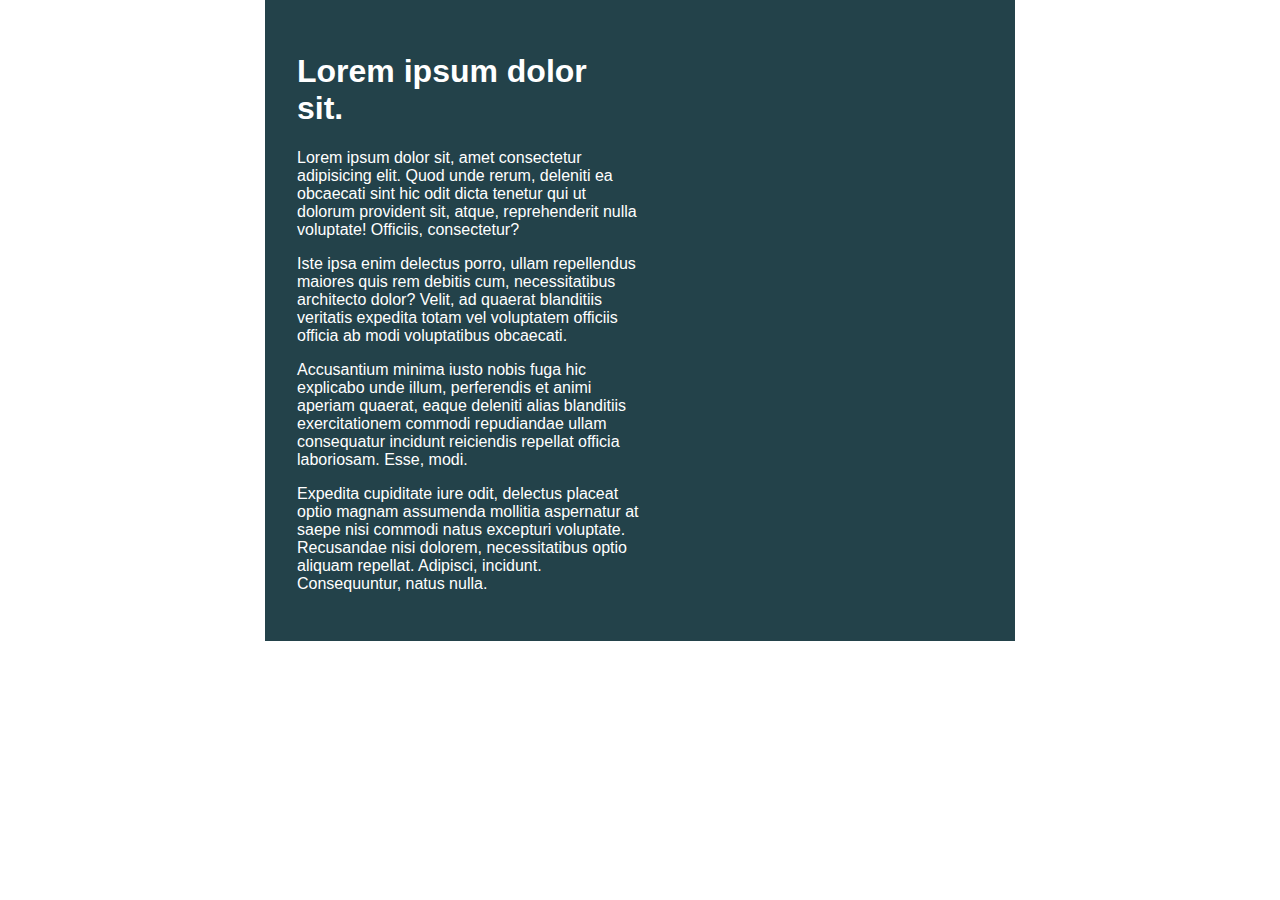
<file: Day1/index.html>
<!DOCTYPE html>
<html lang="en">

<head>
    <meta charset="UTF-8">
    <meta name="viewport" content="width=device-width, initial-scale=1.0">
    <title>Day 01</title>

    <link rel="stylesheet" href="style.css">
</head>

<body>
    <div class="container">
        <div class="intro-content">
            <h1>Lorem ipsum dolor sit.</h1>
            <p>Lorem ipsum dolor sit, amet consectetur adipisicing elit. Quod unde rerum, deleniti ea obcaecati sint hic
                odit dicta tenetur qui ut dolorum provident sit, atque, reprehenderit nulla voluptate! Officiis,
                consectetur?</p>
            <p>Iste ipsa enim delectus porro, ullam repellendus maiores quis rem debitis cum, necessitatibus architecto
                dolor? Velit, ad quaerat blanditiis veritatis expedita totam vel voluptatem officiis officia ab modi
                voluptatibus obcaecati.</p>
            <p>Accusantium minima iusto nobis fuga hic explicabo unde illum, perferendis et animi aperiam quaerat, eaque
                deleniti alias blanditiis exercitationem commodi repudiandae ullam consequatur incidunt reiciendis
                repellat officia laboriosam. Esse, modi.</p>
            <p>Expedita cupiditate iure odit, delectus placeat optio magnam assumenda mollitia aspernatur at saepe nisi
                commodi natus excepturi voluptate. Recusandae nisi dolorem, necessitatibus optio aliquam repellat.
                Adipisci, incidunt. Consequuntur, natus nulla.</p>
        </div>
    </div>
</body>

</html>
</file>
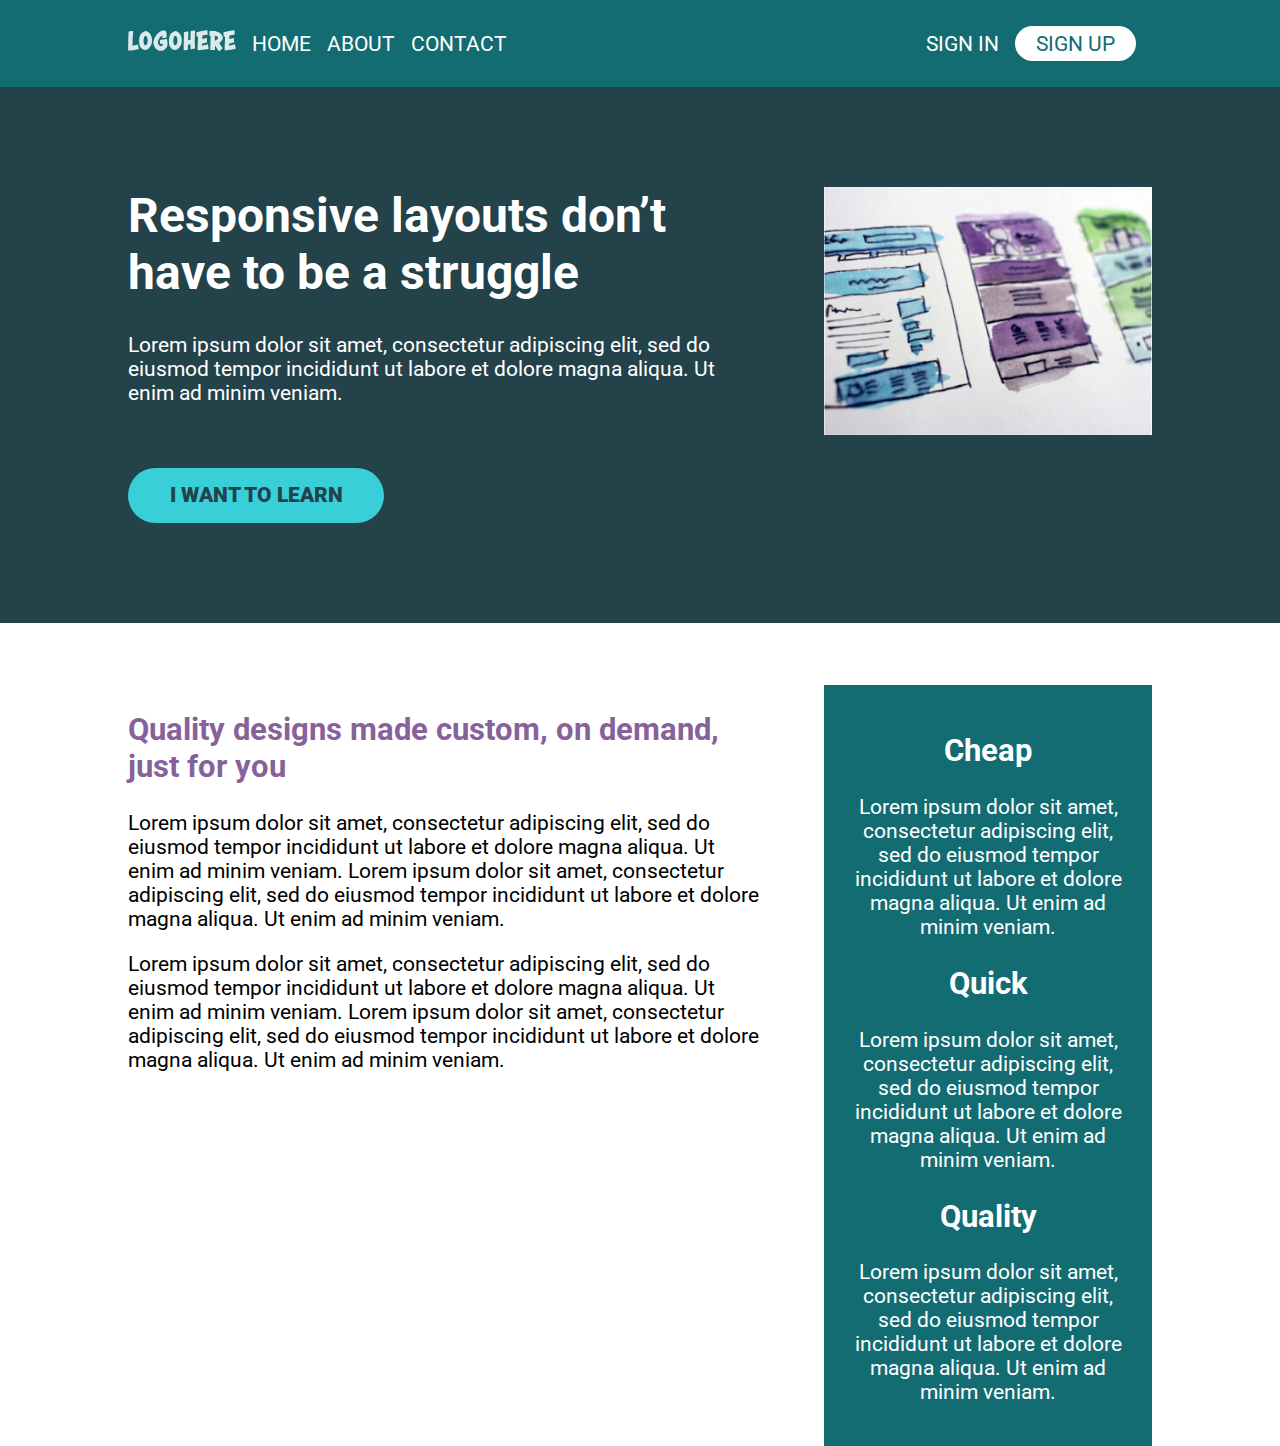
<file: Day11/index.html>
<!DOCTYPE html>
<html lang="en">
	<head>
		<meta charset="UTF-8" />
		<meta name="viewport" content="width=device-width, initial-scale=1.0" />
		<title>Conquering Responsive Layouts</title>
		<link
			href="https://fonts.googleapis.com/css2?family=Roboto:wght@400;900&display=swap"
			rel="stylesheet"
		/>
		<link rel="stylesheet" href="style.css" />
	</head>
	<body>
		<header>
			<div class="container">
				<nav class="nav">
                    <div class="flexNavTop">
                         <a href="" class="Logo"
                            ><img src="img/logo.svg" alt=""
                        /></a>
                        <ul class="nav__list primary">
                            <div class="flexUpper">
                                <li class="nav__item">
                                    <a href="#" class="nav__link">Home</a>
                                </li>
                                <li class="nav__item">
                                    <a href="#" class="nav__link">About</a>
                                </li>
                                <li class="nav__item">
                                    <a href="#" class="nav__link">Contact</a>
                                </li>
                            </div>
                    </div>
						<ul class="flexLower nav__list">
							<li class="nav__item">
								<a href="#" class="nav__link">Sign In</a>
							</li>
							<li class="nav__item">
								<a href="#" class="nav__link nav__link--button"
									>Sign up</a
								>
							</li>
						</ul>
					</ul>
				</nav>
			</div>
		</header>

		<section class="hero">
			<div class="container row">
				<div class="hero__text">
					<h1>Responsive layouts don’t have to be a struggle</h1>
					<p>
						Lorem ipsum dolor sit amet, consectetur adipiscing elit,
						sed do eiusmod tempor incididunt ut labore et dolore
						magna aliqua. Ut enim ad minim veniam.
					</p>
					<a href="#" class="btn">I want to learn</a>
				</div>
				<img
					src="img/hero-img.jpg"
					alt="UX design sketches"
					class="hero__img"
				/>
			</div>
		</section>

		<main class="main container row">
			<section class="primary-content">
				<h2 class="section-title">
					Quality designs made custom, on demand, just for you
				</h2>
				<p>
					Lorem ipsum dolor sit amet, consectetur adipiscing elit, sed
					do eiusmod tempor incididunt ut labore et dolore magna
					aliqua. Ut enim ad minim veniam. Lorem ipsum dolor sit amet,
					consectetur adipiscing elit, sed do eiusmod tempor
					incididunt ut labore et dolore magna aliqua. Ut enim ad
					minim veniam.
				</p>
				<p>
					Lorem ipsum dolor sit amet, consectetur adipiscing elit, sed
					do eiusmod tempor incididunt ut labore et dolore magna
					aliqua. Ut enim ad minim veniam. Lorem ipsum dolor sit amet,
					consectetur adipiscing elit, sed do eiusmod tempor
					incididunt ut labore et dolore magna aliqua. Ut enim ad
					minim veniam.
				</p>
			</section>
			<aside class="sidebar">
				<h2 class="sidebar-title">Cheap</h2>
				<p>
					Lorem ipsum dolor sit amet, consectetur adipiscing elit, sed
					do eiusmod tempor incididunt ut labore et dolore magna
					aliqua. Ut enim ad minim veniam.
				</p>

				<h2 class="sidebar-title">Quick</h2>
				<p>
					Lorem ipsum dolor sit amet, consectetur adipiscing elit, sed
					do eiusmod tempor incididunt ut labore et dolore magna
					aliqua. Ut enim ad minim veniam.
				</p>

				<h2 class="sidebar-title">Quality</h2>
				<p>
					Lorem ipsum dolor sit amet, consectetur adipiscing elit, sed
					do eiusmod tempor incididunt ut labore et dolore magna
					aliqua. Ut enim ad minim veniam.
				</p>
			</aside>
		</main>
	</body>
</html>
</file>
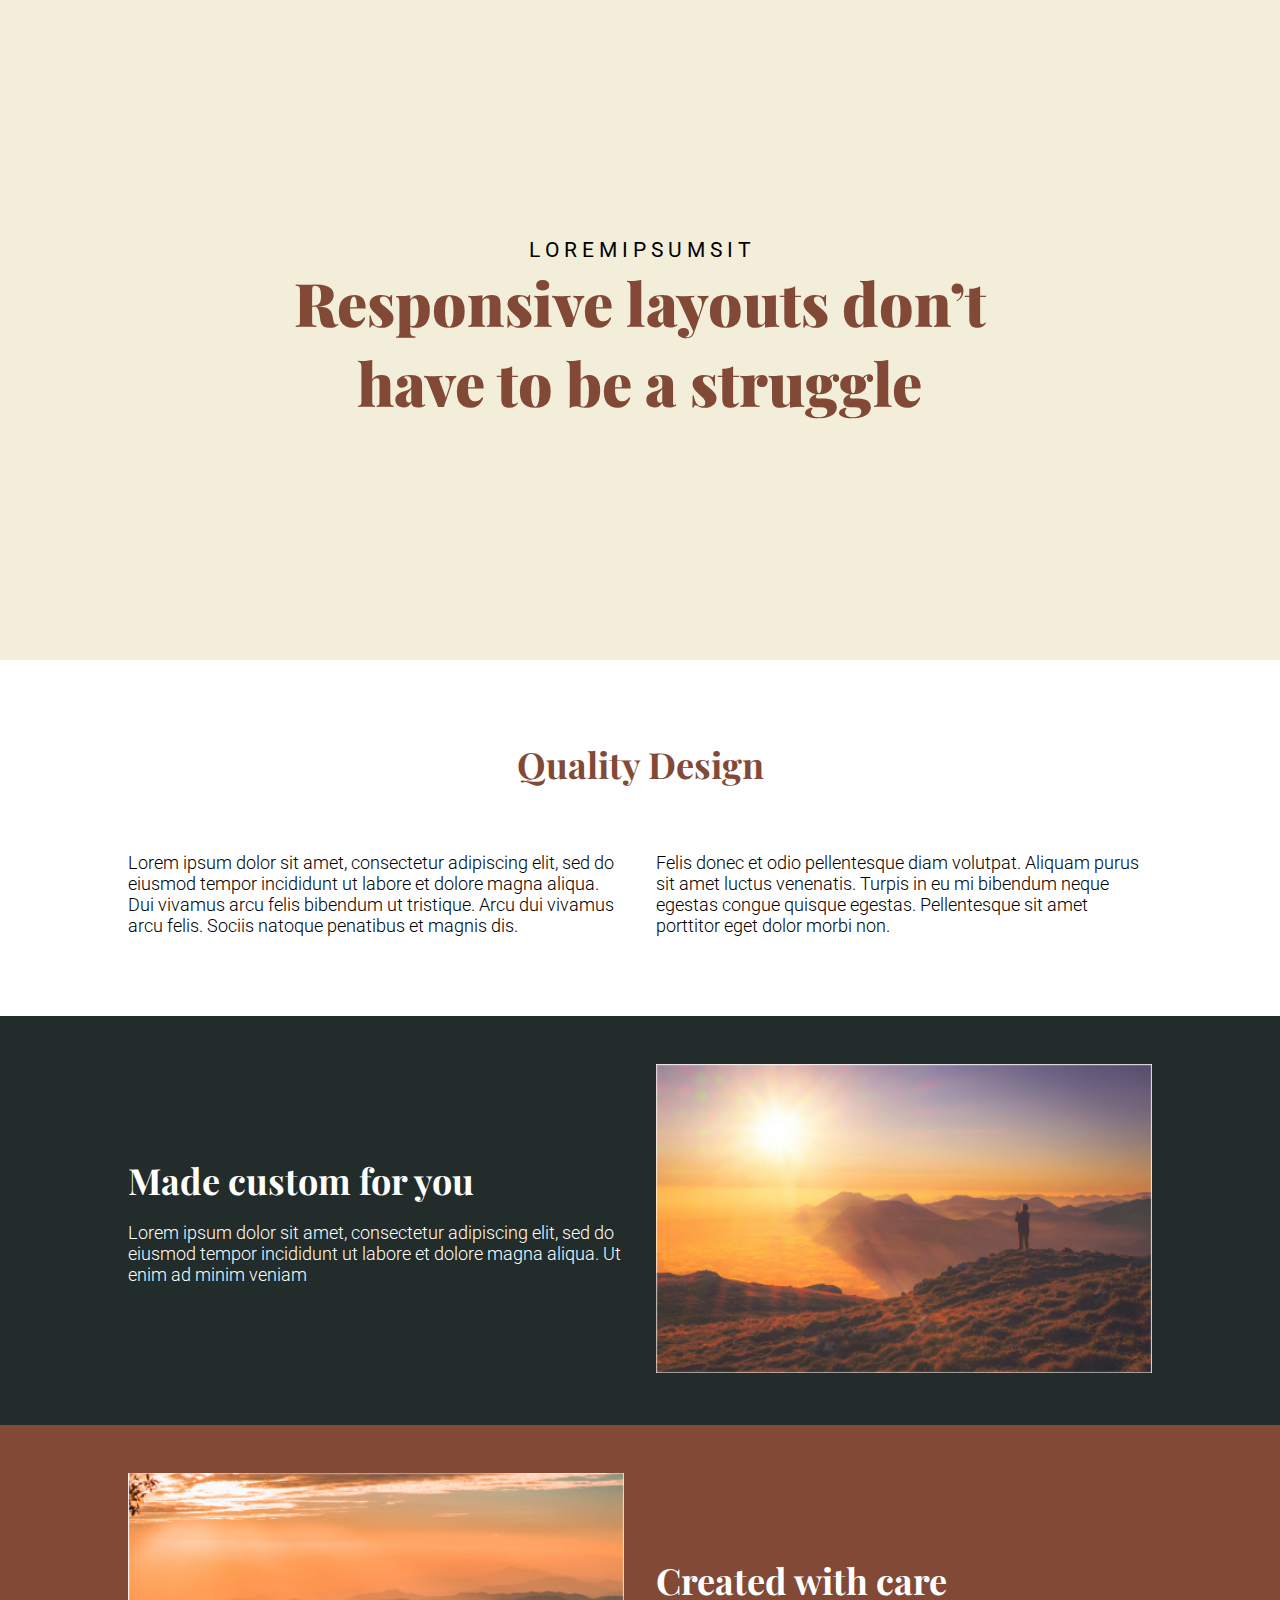
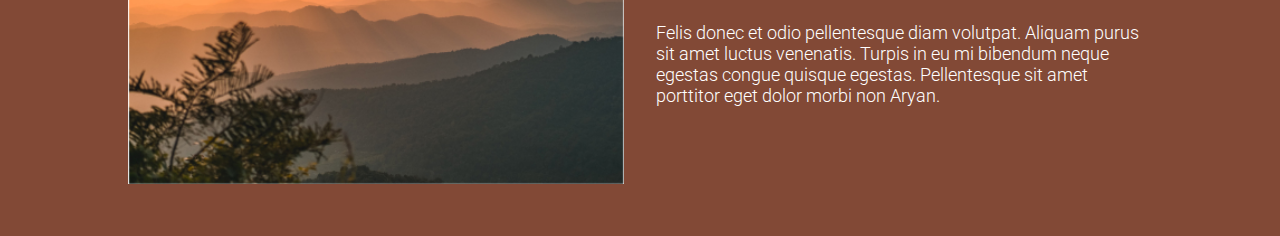
<file: Day12/index.html>
<!DOCTYPE html>
<html lang="en">
	<head>
		<meta charset="UTF-8" />
		<meta http-equiv="X-UA-Compatible" content="IE=edge" />
		<meta name="viewport" content="width=device-width, initial-scale=1.0" />
		<link rel="stylesheet" href="styles/styles.css" />
		<title>Day12</title>
	</head>
	<body>
		<section class="backGroundFirst">
			<div class="container">
				<div class="flex">
					<h3 class="upperCase">l o r e m i p s u m s i t</h3>
					<h1 class="innerText">
						Responsive layouts don’t have to be a struggle
					</h1>
				</div>
			</div>
		</section>

		<section class="paddingSection">
			<div class="container">
				<div class="flexUp">
					<h2 class="colorText paddingDiv">Quality Design</h2>
					<div class="flexBot paddingDiv">
						<div class="flexBasis halfText">
							<p>
								Lorem ipsum dolor sit amet, consectetur
								adipiscing elit, sed do eiusmod tempor
								incididunt ut labore et dolore magna aliqua. Dui
								vivamus arcu felis bibendum ut tristique. Arcu
								dui vivamus arcu felis. Sociis natoque penatibus
								et magnis dis.
							</p>
						</div>
						<div class="flexBasis halfText">
							<p>
								Felis donec et odio pellentesque diam volutpat.
								Aliquam purus sit amet luctus venenatis. Turpis
								in eu mi bibendum neque egestas congue quisque
								egestas. Pellentesque sit amet porttitor eget
								dolor morbi non.
							</p>
						</div>
					</div>
				</div>
			</div>
		</section>

		<section class="paddingSection backGroundSecond">
			<div class="container">
				<div class="flex3">
					<div class="flexBasis">
						<h2 class="whiteColor">Made custom for you</h2>
						<br />
						<p class="whiteColor">
							Lorem ipsum dolor sit amet, consectetur adipiscing
							elit, sed do eiusmod tempor incididunt ut labore et
							dolore magna aliqua. Ut enim ad minim veniam
						</p>
					</div>
					<div class="flexBasis img1">
						<img src="./image-01.jpg" alt="" />
					</div>
				</div>
			</div>
		</section>

		<section class="paddingSection backGroundThird">
			<div class="container">
				<div class="flexReverse">
					<div class="flexBasis2">
						<h2 class="whiteColor">Created with care</h2>
						<br />
						<p class="whiteColor">
							Felis donec et odio pellentesque diam volutpat.
							Aliquam purus sit amet luctus venenatis. Turpis in
							eu mi bibendum neque egestas congue quisque egestas.
							Pellentesque sit amet porttitor eget dolor morbi non
							Aryan.
						</p>
					</div>
					<div class="flexBasis2">
						<img src="./image-02.jpg" alt="" />
					</div>
				</div>
			</div>
		</section>
	</body>
</html>
</file>
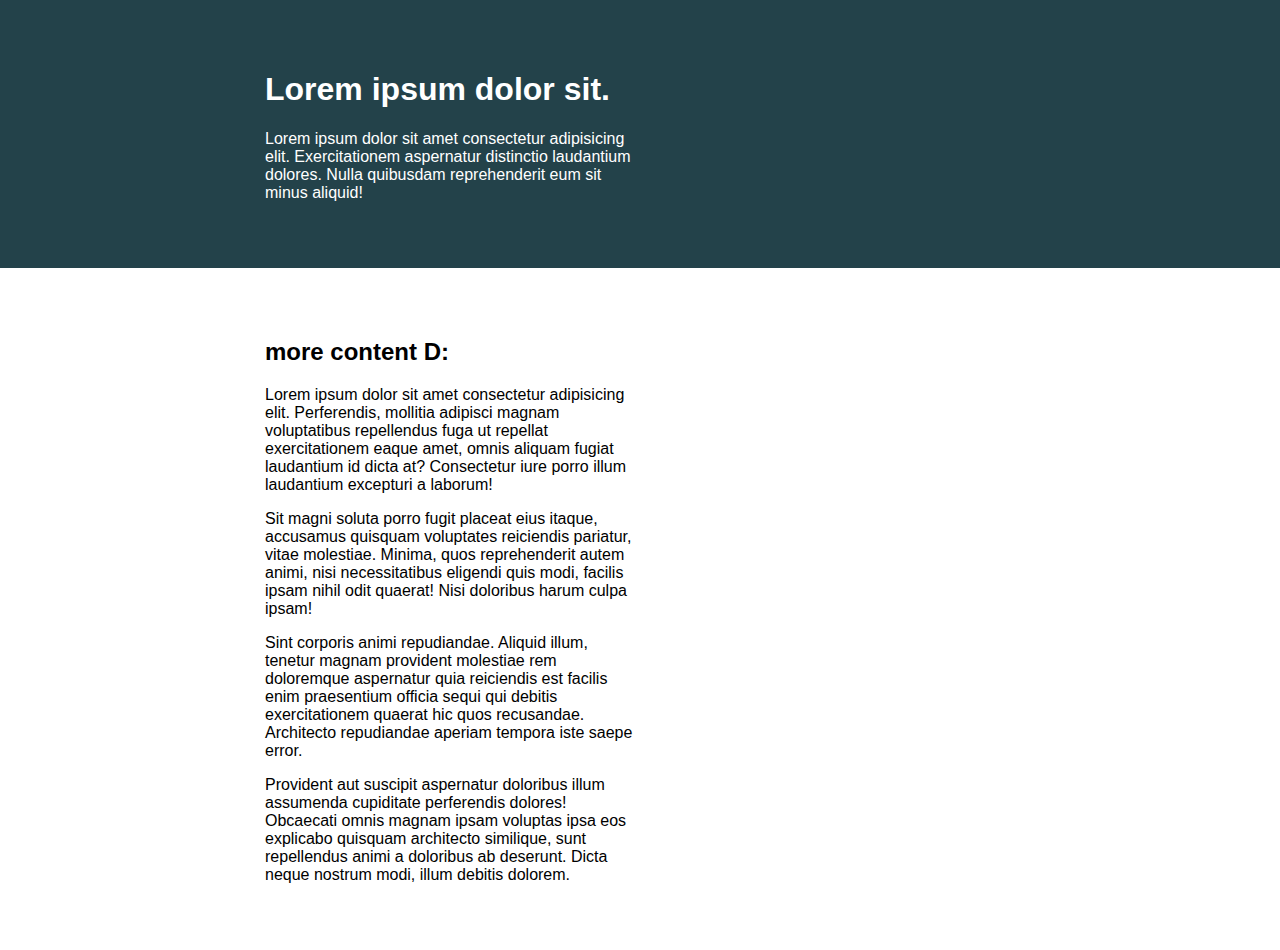
<file: Day3/index.html>
<!DOCTYPE html>
<html lang="en">
	<head>
		<meta charset="UTF-8" />
		<meta name="viewport" content="width=device-width, initial-scale=1.0" />
		<title>Day 01</title>

		<link rel="stylesheet" href="style.css" />
	</head>
	<body>
		<div class="parentContainer">
			<div class="container">
				<div class="intro-content">
					<h1>Lorem ipsum dolor sit.</h1>
					<p>
						Lorem ipsum dolor sit amet consectetur adipisicing elit.
						Exercitationem aspernatur distinctio laudantium dolores.
						Nulla quibusdam reprehenderit eum sit minus aliquid!
					</p>
				</div>
			</div>
		</div>

		<div class="container1">
			<div class="intro-content">
				<h2>more content D:</h2>
				<p>
					Lorem ipsum dolor sit amet consectetur adipisicing elit.
					Perferendis, mollitia adipisci magnam voluptatibus
					repellendus fuga ut repellat exercitationem eaque amet,
					omnis aliquam fugiat laudantium id dicta at? Consectetur
					iure porro illum laudantium excepturi a laborum!
				</p>
				<p>
					Sit magni soluta porro fugit placeat eius itaque, accusamus
					quisquam voluptates reiciendis pariatur, vitae molestiae.
					Minima, quos reprehenderit autem animi, nisi necessitatibus
					eligendi quis modi, facilis ipsam nihil odit quaerat! Nisi
					doloribus harum culpa ipsam!
				</p>
				<p>
					Sint corporis animi repudiandae. Aliquid illum, tenetur
					magnam provident molestiae rem doloremque aspernatur quia
					reiciendis est facilis enim praesentium officia sequi qui
					debitis exercitationem quaerat hic quos recusandae.
					Architecto repudiandae aperiam tempora iste saepe error.
				</p>
				<p>
					Provident aut suscipit aspernatur doloribus illum assumenda
					cupiditate perferendis dolores! Obcaecati omnis magnam ipsam
					voluptas ipsa eos explicabo quisquam architecto similique,
					sunt repellendus animi a doloribus ab deserunt. Dicta neque
					nostrum modi, illum debitis dolorem.
				</p>
			</div>
		</div>
	</body>
</html>
</file>
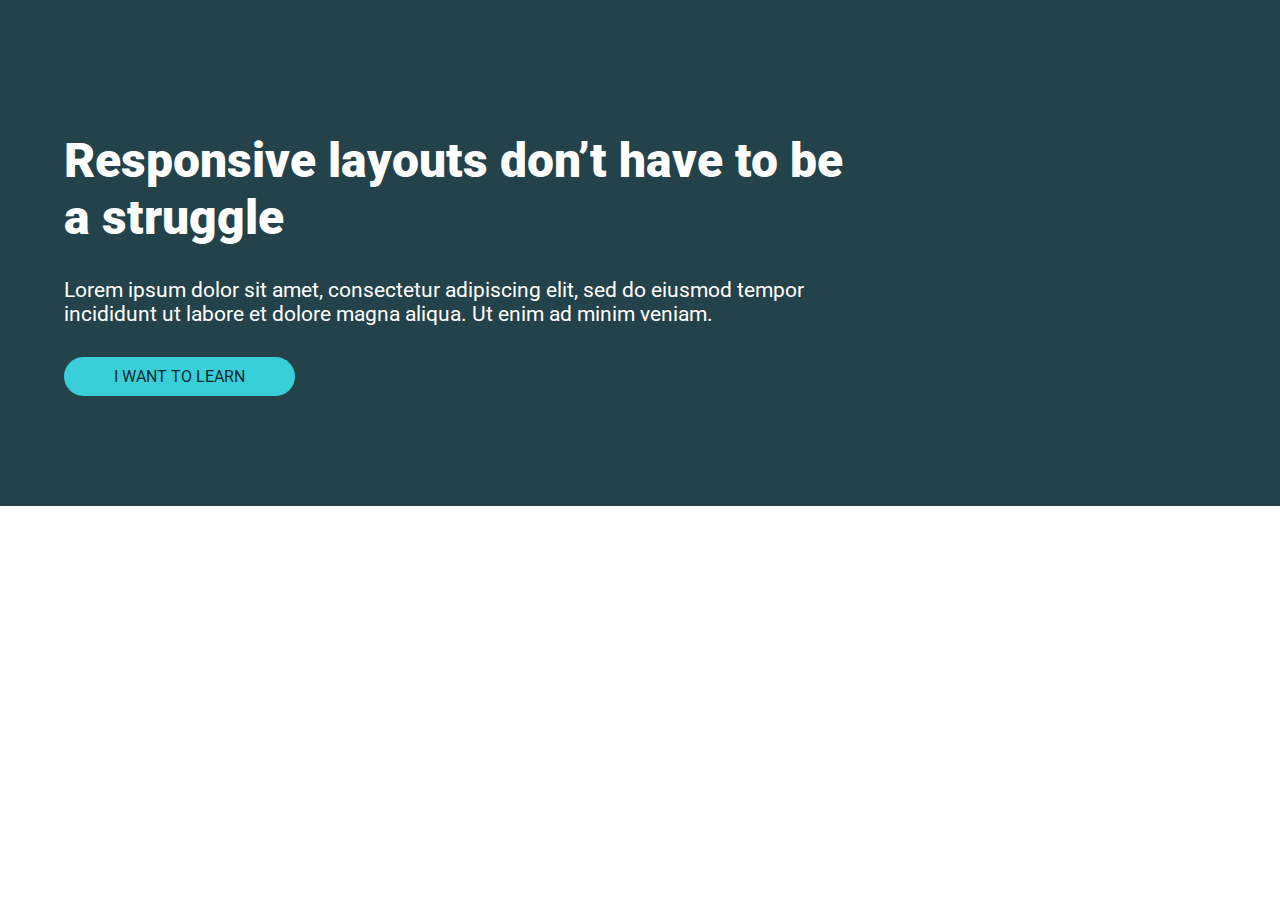
<file: Day4/index.html>
<!DOCTYPE html>
<html lang="en">
	<head>
		<meta charset="UTF-8" />
		<meta http-equiv="X-UA-Compatible" content="IE=edge" />
		<meta name="viewport" content="width=device-width, initial-scale=1.0" />
		<link rel="stylesheet" href="style.css" />
		<title>Day4</title>
	</head>
	<body>
		<div class="mainContent">
			<div class="innerText">
				<div class="innerTextContent">
					<h1>Responsive layouts don’t have to be a struggle</h1>
					<p>
						Lorem ipsum dolor sit amet, consectetur adipiscing elit,
						sed do eiusmod tempor incididunt ut labore et dolore
						magna aliqua. Ut enim ad minim veniam.
					</p>
					<a href="#" class="links">I WANT TO LEARN</a>
				</div>
			</div>
		</div>
	</body>
</html>
</file>
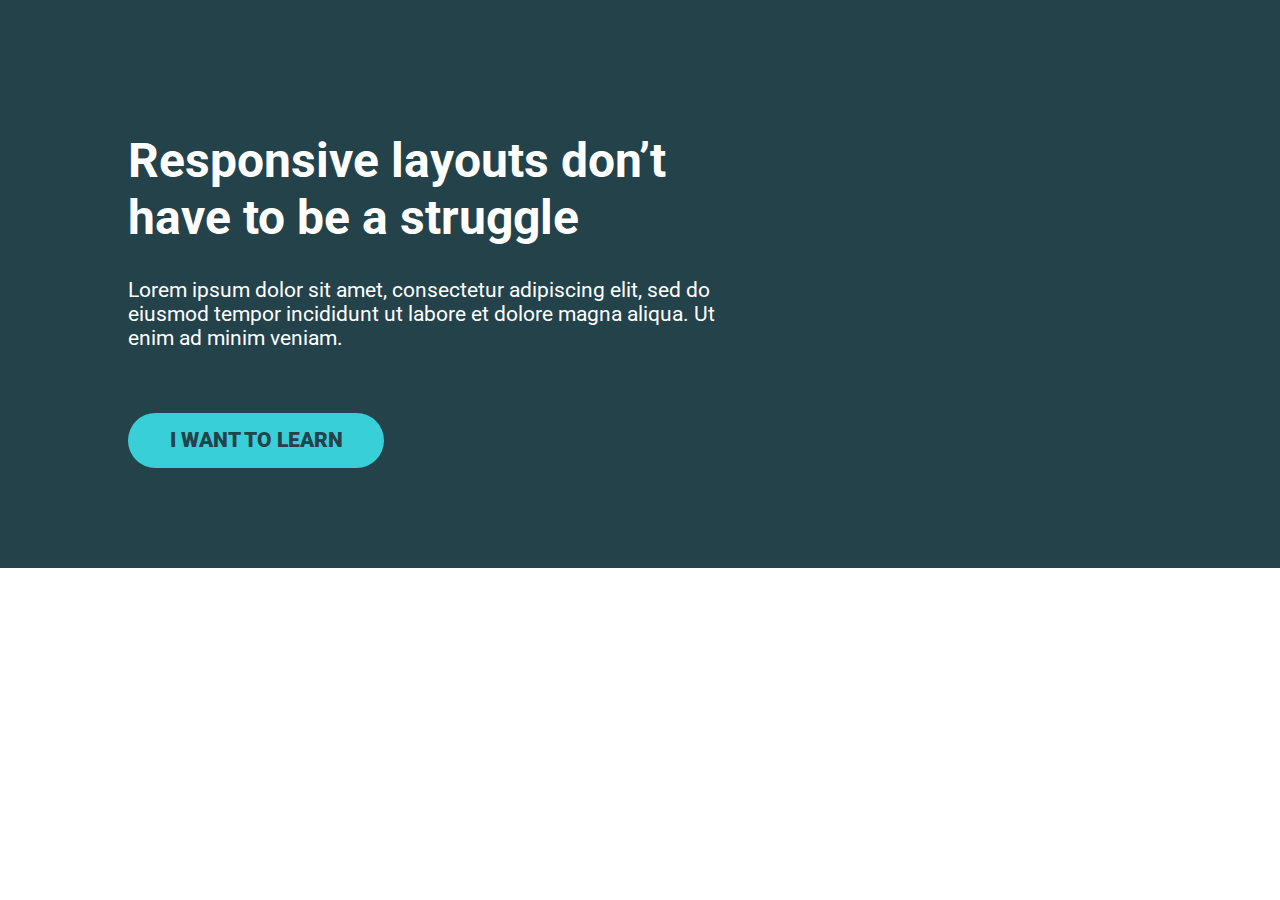
<file: Day8/02-3 - challenge start/index.html>
<!DOCTYPE html>
<html lang="en">
	<head>
		<meta charset="UTF-8" />
		<meta name="viewport" content="width=device-width, initial-scale=1.0" />
		<title>Challenge time!</title>
		<link
			href="https://fonts.googleapis.com/css2?family=Roboto:wght@400;900&display=swap"
			rel="stylesheet"
		/>
		<link rel="stylesheet" href="style.css" />
	</head>
	<body>
		<div class="hero">
			<div class="container flex">
				<div class="hero__text">
					<h1>Responsive layouts don’t have to be a struggle</h1>
					<p>
						Lorem ipsum dolor sit amet, consectetur adipiscing elit,
						sed do eiusmod tempor incididunt ut labore et dolore
						magna aliqua. Ut enim ad minim veniam.
					</p>
					<a href="#" class="btn">I want to learn</a>
				</div>
			</div>
		</div>
		<!-- <div class="container">
			<div class="row">
				<div class="col">
					<h2 class="color">Cheap</h2>
					<p>
						Lorem ipsum dolor sit amet, consectetur adipiscing elit,
						sed do eiusmod tempor incididunt ut labore et dolore
						magna aliqua. Ut enim ad minim veniam.
					</p>
				</div>
				<div class="col">
					<h2 class="color">Quick</h2>
					<p>
						Lorem ipsum dolor sit amet, consectetur adipiscing elit,
						sed do eiusmod tempor incididunt ut labore et dolore
						magna aliqua. Ut enim ad minim veniam.
					</p>
				</div>
				<div class="col">
					<h2 class="color">Affordable</h2>
					<p>
						Lorem ipsum dolor sit amet, consectetur adipiscing elit,
						sed do eiusmod tempor incididunt ut labore et dolore
						magna aliqua. Ut enim ad minim veniam.
					</p>
				</div>
			</div>
		</div>
		<section class="secondaryContainer">
			<div class="container">
				<div class="row">
					<div class="col">
						<h2>Cheap</h2>
						<p>
							Lorem ipsum dolor sit amet, consectetur adipiscing
							elit, sed do eiusmod tempor incididunt ut labore et
							dolore magna aliqua. Ut enim ad minim veniam.
						</p>
					</div>
					<div class="col">
						<h2>Quick</h2>
						<p>
							Lorem ipsum dolor sit amet, consectetur adipiscing
							elit, sed do eiusmod tempor incididunt ut labore et
							dolore magna aliqua. Ut enim ad minim veniam.
						</p>
					</div>
				</div>
			</div>
		</section> -->
	</body>
</html>
</file>
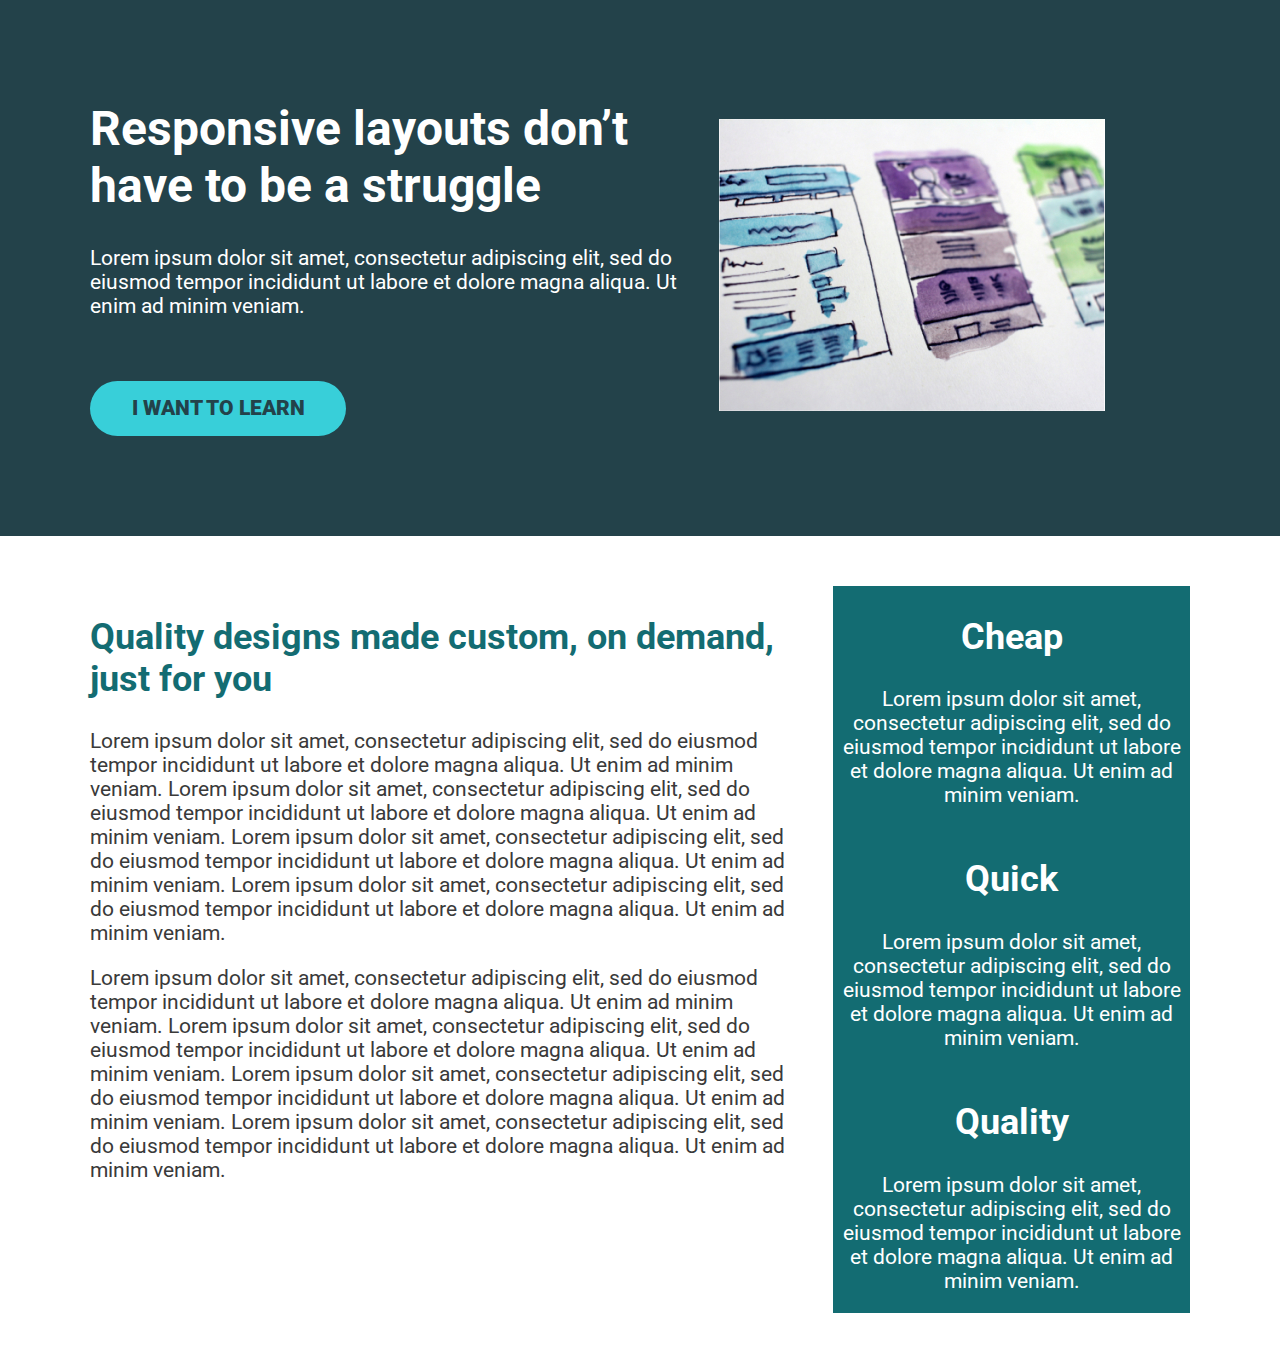
<file: Day9/02-6 - challenge 2/index.html>
<!DOCTYPE html>
<html lang="en">
	<head>
		<meta charset="UTF-8" />
		<meta name="viewport" content="width=device-width, initial-scale=1.0" />
		<title>Conquering Rsponsive Layouts</title>
		<link
			href="https://fonts.googleapis.com/css2?family=Roboto:wght@400;900&display=swap"
			rel="stylesheet"
		/>
		<link rel="stylesheet" href="style.css" />
	</head>
	<body>
		<div class="hero">
			<div class="container row">
				<div class="hero__text col">
					<h1>Responsive layouts don’t have to be a struggle</h1>
					<p>
						Lorem ipsum dolor sit amet, consectetur adipiscing elit,
						sed do eiusmod tempor incididunt ut labore et dolore
						magna aliqua. Ut enim ad minim veniam.
					</p>
					<a href="#" class="btn">I want to learn</a>
				</div>
				<div class="col hero__img">
					<img src="img/hero-img.jpg" alt="" />
				</div>
			</div>
		</div>
		<section class="bottomPart">
			<div class="container">
				<div class="row">
					<div class="col leftCol">
						<div class="">
							<h2 class="colorHeading">
								Quality designs made custom, on demand, just for
								you
							</h2>
							<p class="greyColorText">
								Lorem ipsum dolor sit amet, consectetur
								adipiscing elit, sed do eiusmod tempor
								incididunt ut labore et dolore magna aliqua. Ut
								enim ad minim veniam. Lorem ipsum dolor sit
								amet, consectetur adipiscing elit, sed do
								eiusmod tempor incididunt ut labore et dolore
								magna aliqua. Ut enim ad minim veniam. Lorem
								ipsum dolor sit amet, consectetur adipiscing
								elit, sed do eiusmod tempor incididunt ut labore
								et dolore magna aliqua. Ut enim ad minim veniam.
								Lorem ipsum dolor sit amet, consectetur
								adipiscing elit, sed do eiusmod tempor
								incididunt ut labore et dolore magna aliqua. Ut
								enim ad minim veniam.
							</p>
							<p class="greyColorText">
								Lorem ipsum dolor sit amet, consectetur
								adipiscing elit, sed do eiusmod tempor
								incididunt ut labore et dolore magna aliqua. Ut
								enim ad minim veniam. Lorem ipsum dolor sit
								amet, consectetur adipiscing elit, sed do
								eiusmod tempor incididunt ut labore et dolore
								magna aliqua. Ut enim ad minim veniam. Lorem
								ipsum dolor sit amet, consectetur adipiscing
								elit, sed do eiusmod tempor incididunt ut labore
								et dolore magna aliqua. Ut enim ad minim veniam.
								Lorem ipsum dolor sit amet, consectetur
								adipiscing elit, sed do eiusmod tempor
								incididunt ut labore et dolore magna aliqua. Ut
								enim ad minim veniam.
							</p>
						</div>
					</div>
					<div class="col rightCol">
						<div class="">
							<div class="flexCol">
								<div class="colChild">
									<h2 class="whiteColorText">Cheap</h2>
									<p class="whiteColorText">
										Lorem ipsum dolor sit amet, consectetur
										adipiscing elit, sed do eiusmod tempor
										incididunt ut labore et dolore magna
										aliqua. Ut enim ad minim veniam.
									</p>
								</div>
								<div class="colChild">
									<h2 class="whiteColorText">Quick</h2>
									<p class="whiteColorText">
										Lorem ipsum dolor sit amet, consectetur
										adipiscing elit, sed do eiusmod tempor
										incididunt ut labore et dolore magna
										aliqua. Ut enim ad minim veniam.
									</p>
								</div>
								<div class="colChild">
									<h2 class="whiteColorText">Quality</h2>
									<p class="whiteColorText">
										Lorem ipsum dolor sit amet, consectetur
										adipiscing elit, sed do eiusmod tempor
										incididunt ut labore et dolore magna
										aliqua. Ut enim ad minim veniam.
									</p>
								</div>
							</div>
						</div>
					</div>
				</div>
			</div>
		</section>
	</body>
</html>
</file>
<file: Day1/style.css>
/* INSTRUCTIONS
 *
 * 1) Limit the total width of
 *    the .intro-conent to about half
 *    of it's parent
 *
 * 2) Stop the text from overflowing
 *    out the bottom at small screen
 *    widths
 *
 * You may modify the HTML if needed
 *
 */

* {
  box-sizing: border-box;
}

body {
  margin: 0;
  font-family: sans-serif;
}

.container {
  background: #23424a;
  color: white;

  width: 80%;
  max-width: 750px;
  margin: 0 auto;

  padding: 2em;
  /* height: 300px; */
}

.intro-content {
  width: 50%;
  /* float: left; */
}
</file>
<file: Day11/style.css>
/* 
////// For this challenge ///////

- All text is in the text.md file

// Requirements
   1. Get all the navigation items next to one another
   2. Add a space between all the items
*/

*, *::before, *::after {
    box-sizing: border-box;
}

body {
    margin: 0;
    font-family: 'Roboto', sans-serif;
    font-size: 1.3rem;
}

img {
    max-width: 100%;
}

h1 {
    font-size: 3rem;
    margin-top: 0;
}

.section-title {
    color: #87629A;
}

.btn {
    display: inline-block;
    text-decoration: none;
    text-transform: uppercase; 
    color: #23424A;
    font-weight: 900;
    background-color: #38CFD9;
    padding: .75em 2em;
    border-radius: 100px;
}

.btn:hover,
.btn:focus {
    opacity: .75; 
}

.container {
    width: 80%;
    max-width: 1100px;
    margin: 0 auto;
}

.row {
    display: flex;
    justify-content: space-between;
}

.col {
    /* these are now flex items */
    width: 100%;
}

.col + .col {
    margin-left: 30px;
}


header {
    background: #136c72;
    padding: .5em 0;
}

nav{
    display: flex;
    align-items: center;
    justify-content: space-between;
    flex-grow: 1;
}

.flexNavTop
{
    display: flex;
    align-items: center;
    justify-content: space-between;
}
.Logo
{
    margin-right: 1rem;
}

.nav__list {
    margin: 0;
    list-style: none;
    display: flex;
    padding: 1rem 0rem ;
    /* width: 80%; */
    justify-content:space-between
}

.flexUpper
{
    display: flex;
    justify-content: center;
    align-items: center;

}

.flexLower
{
    display: flex;
    justify-content: center;
    align-items: center;

}
.nav__item
{
    margin-right: 1rem ;
}
.nav__link {
    color: #fff;
    text-decoration: none;
    text-transform: uppercase;;
}

.nav__link--button {
    background: #fff;
    color: #136c72;
    padding: .25em 1em;
    border-radius: 10em;
    display: inline-block;
}

.nav__link:hover {
    opacity: .75;
}


.hero {
    padding: 100px 0;
    background-color: #23424A;
    color: #FFF;
}

.hero__text { 
    width: 62%;
}

.hero__img {
    width: 32%;
    align-self: flex-start;
}

.hero p {
    margin-bottom: 3em;
}

.main {
    margin-top: 3em;
}

.primary-content {
    width: 62%;
}

.sidebar {
    width: 32%;
    padding: 1em;
    text-align: center;
    color: #fff;
    background-color: #136c72;
}
</file>
<file: Day12/styles/styles.css>
@import url('https://fonts.googleapis.com/css2?family=Playfair+Display:wght@900&family=Roboto:wght@300;400&display=swap');

*
{
    margin: 0;
    box-sizing: border-box;
}

:root
{
    --firstBG : #F3EED9;
    --secondBG : #222C2A;
    --thirdBG : #824936;
    --white : white;
}

.container
{
    max-width: 1128px;
    width: 80%;
    margin: 0 auto;
   
}

.backGroundFirst
{
    background-color: var(--firstBG);
}

.backGroundSecond
{
    background-color: var(--secondBG);
}

.backGroundThird
{
    background-color: var(--thirdBG);
}

.whiteColor
{
    color: var(--white);
}
.flex
{
    display: flex;
    flex-direction: column;
    justify-content: center;
    align-items: center;
    min-height: 660px;
}

.innerText
{
    text-align: center;
    width: 70%;
}
.colorText
{
    color: var(--thirdBG);
}

.upperCase
{
    text-transform: uppercase;
}

.flexUp
{
    display: flex;
    justify-content: center;
    align-items: center;
    flex-direction: column;
}

.flexBot
{
    display: flex;
    justify-content: center;
    align-items: center;
    /* flex-basis: 50%; */
}

.flexBasis
{
    width: 50%;
}

.flexBasis + .flexBasis
{
    margin-left: 2rem;
}

.halfText
{
    width: 75%;
    text-align: left;
}

.flex3
{
    display: flex;
    align-items: center;
    justify-content: center;
}

.flexReverse
{
    display: flex;
    flex-direction: row-reverse;
    justify-content: center;
    align-items: center;
}

.flexBasis2
{
    width: 50%;
}

.flexBasis2 + .flexBasis2
{
    margin-right: 2rem;
}

.img1
{
    justify-self: end;
}

.paddingSection
{
    padding: 3rem 0;
}

.paddingDiv
{
    padding: 2rem 0;
}
h1{
    font-size: 60px;
    font-family: "Playfair Display", sans-serif;
    font-weight: 900;
    color: var(--thirdBG);
}

h2{
    font-size: 36px;
    font-family: "Playfair Display", sans-serif;

}

h3{
    font-size: 21px;
    font-family: "Roboto",sans-serif;
    font-weight: 400;
}

p{
    font-size: 18px;
    font-family: "Roboto",sans-serif;
    font-weight: 300;
}

img,svg,picture{
    width: 100%;
}
</file>
<file: Day3/style.css>
/* INSTRUCTIONS
 *
 * 1) Keep the text inside .intro-content
 *    in the same place, but have the background
 *    extend from one side of the viewport
 *    to the other, no matter how wide or narrow
 *    the browser is.
 *
 * 2) Limit the maximum width of the text in the
 *    bottom area.
 *
 * You may modify the HTML if needed
 * (you probably should for this challenge)
 *
 */

* {
  box-sizing: border-box;
}

body {
  margin: 0;
  font-family: sans-serif;
}

.parentContainer
{
  background: #23424a;
}
.container {
  width: 80%;
  max-width: 750px;
  margin: 0 auto;
  
  color: white;
  padding: 50px 0;
}

.intro-content {
  width: 50%;
  max-width: 750px;
}

.container1
{
  width: 80%;
  max-width: 750px;
  margin: 0 auto;
  
  color: black;
  padding: 50px 0;
}
</file>
<file: Day4/style.css>
@import url('https://fonts.googleapis.com/css2?family=Bebas+Neue&family=Montserrat:wght@400;500;600;700&family=Poppins:wght@400;500;600;700&family=Roboto:wght@400;500;700;900&display=swap');

*, *::before , *::after
{
     box-sizing: border-box;
}


body{
    font-family: 'Roboto',sans-serif;
    margin: 0;
}

h1{
    font-size: 3rem;
    font-weight: 900;

}

p{
    font-size: 1.313rem;
}

.mainContent
{
    background-color:#23424A;
    /* margin: 0 auto; */
    /* width: 1440px;
    height: 659px; */
    color: white;
    padding: 100px 0px;
    
}

.innerText
{
    width: 90%;
    margin: 0 auto;
    max-width: 1200px;
    /* border: 1px solid green; */
}

.innerTextContent
{
    width: 70%;
    /* border: 1px solid red; */
}

.links
{
    padding: 0.625rem 3.125rem;
    background-color:#38CFD9;
    border-radius: 1.969rem;
    text-decoration: none;
    color:#072A2D;
    margin:0.625rem 0 ;
    display: inline-block;
}
</file>
<file: Day8/02-3 - challenge start/style.css>
/* 
////// For this challenge ///////

- You will have to modify the HTML

- You can add new classes in the HTML
  if you need to

// Requirements
1. The headings in the first row must be
   a different color
2. The two .col at the bottom must go next
   to one another
3. The section at the bottom should have
   a dark background color and a different
   color of text
4. I've removed the "gap" that I created,
   so you'll have to add it back in

   */

*, *::before, *::after {
    box-sizing: border-box;
}

body {
    margin: 0;
    font-family: 'Roboto', sans-serif;
    font-size: 1.3rem;
}

h1 {
    font-size: 3rem;
}

.container {
    width: 80%;
    max-width: 1100px;
    margin: 0 auto;
}

.row {
    /* display: flex => flex container */
    display: flex;
    padding: 3rem 0;
   
    /* can't use yet */
    /* gap: 100px; */
}

.flex
{
    display: flex;
}
.col {
    /* these are now flex items */
    width: 100%;
    text-align: center;
    
}

.col + .col{
    margin-left: 30px;
    /* background-color: #23424A; */
}

.color
{
    color: #87629A;
}

.secondaryContainer
{
    background-color: #136C72;
    color: white;
}

.hero {
    padding: 100px 0;
    background-color: #23424A;
    color: #FFF;
}

.hero__text {
    width: 60%;
}

.hero p {
    margin-bottom: 3em;
}

.btn {
    display: inline-block;
    text-decoration: none;
    text-transform: uppercase; 
    color: #23424A;
    font-weight: 900;
    background-color: #38CFD9;
    padding: .75em 2em;
    border-radius: 100px;
}

.btn:hover,
.btn:focus {
    opacity: .75; 
}
</file>
<file: Day9/02-6 - challenge 2/style.css>
/* 
////// For this challenge ///////

- All text is in the text.md file

// Requirements
1. Refer to the design specs for the
   overall layout 
2. The image should line up with
   the sidebar in the section
   below

*/

*, *::before, *::after {
    box-sizing: border-box;
}

body {
    margin: 0;
    font-family: 'Roboto', sans-serif;
    font-size: 1.3rem;
}

img {
    max-width: 100%;
    object-fit: cover;
}

h1 {
    font-size: 3rem;
    margin-top: 0;
}

h2{
    font-size: 2.25rem;
}

.container {
    width: 100%;
    max-width: 1100px;
    margin: 0 auto;
    /* border: 2px solid red; */
}

.row {
    /* display: flex => flex container */
    display: flex;
    justify-content: space-between;
    flex-direction: row;
    /* can't use yet */
    /* gap: 100px; */
}

.col {
    /* these are now flex items */
    width: 100%;
}

.col + .col {
    margin-left: 30px;
}

.flexCol
{
    display: flex;
    flex-direction: column;
}

.hero {
    padding: 100px 0;
    background-color: #23424A;
    color: #FFF;
}

.hero__text { 
    width:80%;
}

.hero__img {
    width: 63%;
    align-self: center;
}

.hero p {
    margin-bottom: 3em;
}


.bottomPart
{
    padding: 50px 0;
}

.colorHeading
{
    color: #136C72;
}

.greyColorText
{
    color: #3A3A3A;
}

.whiteColorText
{
    color: white;
}
.leftCol
{
    width: 100%;
}

.rightCol
{
    width: 50%;
    text-align: center;
    background-color: #136C72;
}
.btn {
    display: inline-block;
    text-decoration: none;
    text-transform: uppercase; 
    color: #23424A;
    font-weight: 900;
    background-color: #38CFD9;
    padding: .75em 2em;
    border-radius: 100px;
}

.btn:hover,
.btn:focus {
    opacity: .75; 
}
</file>
